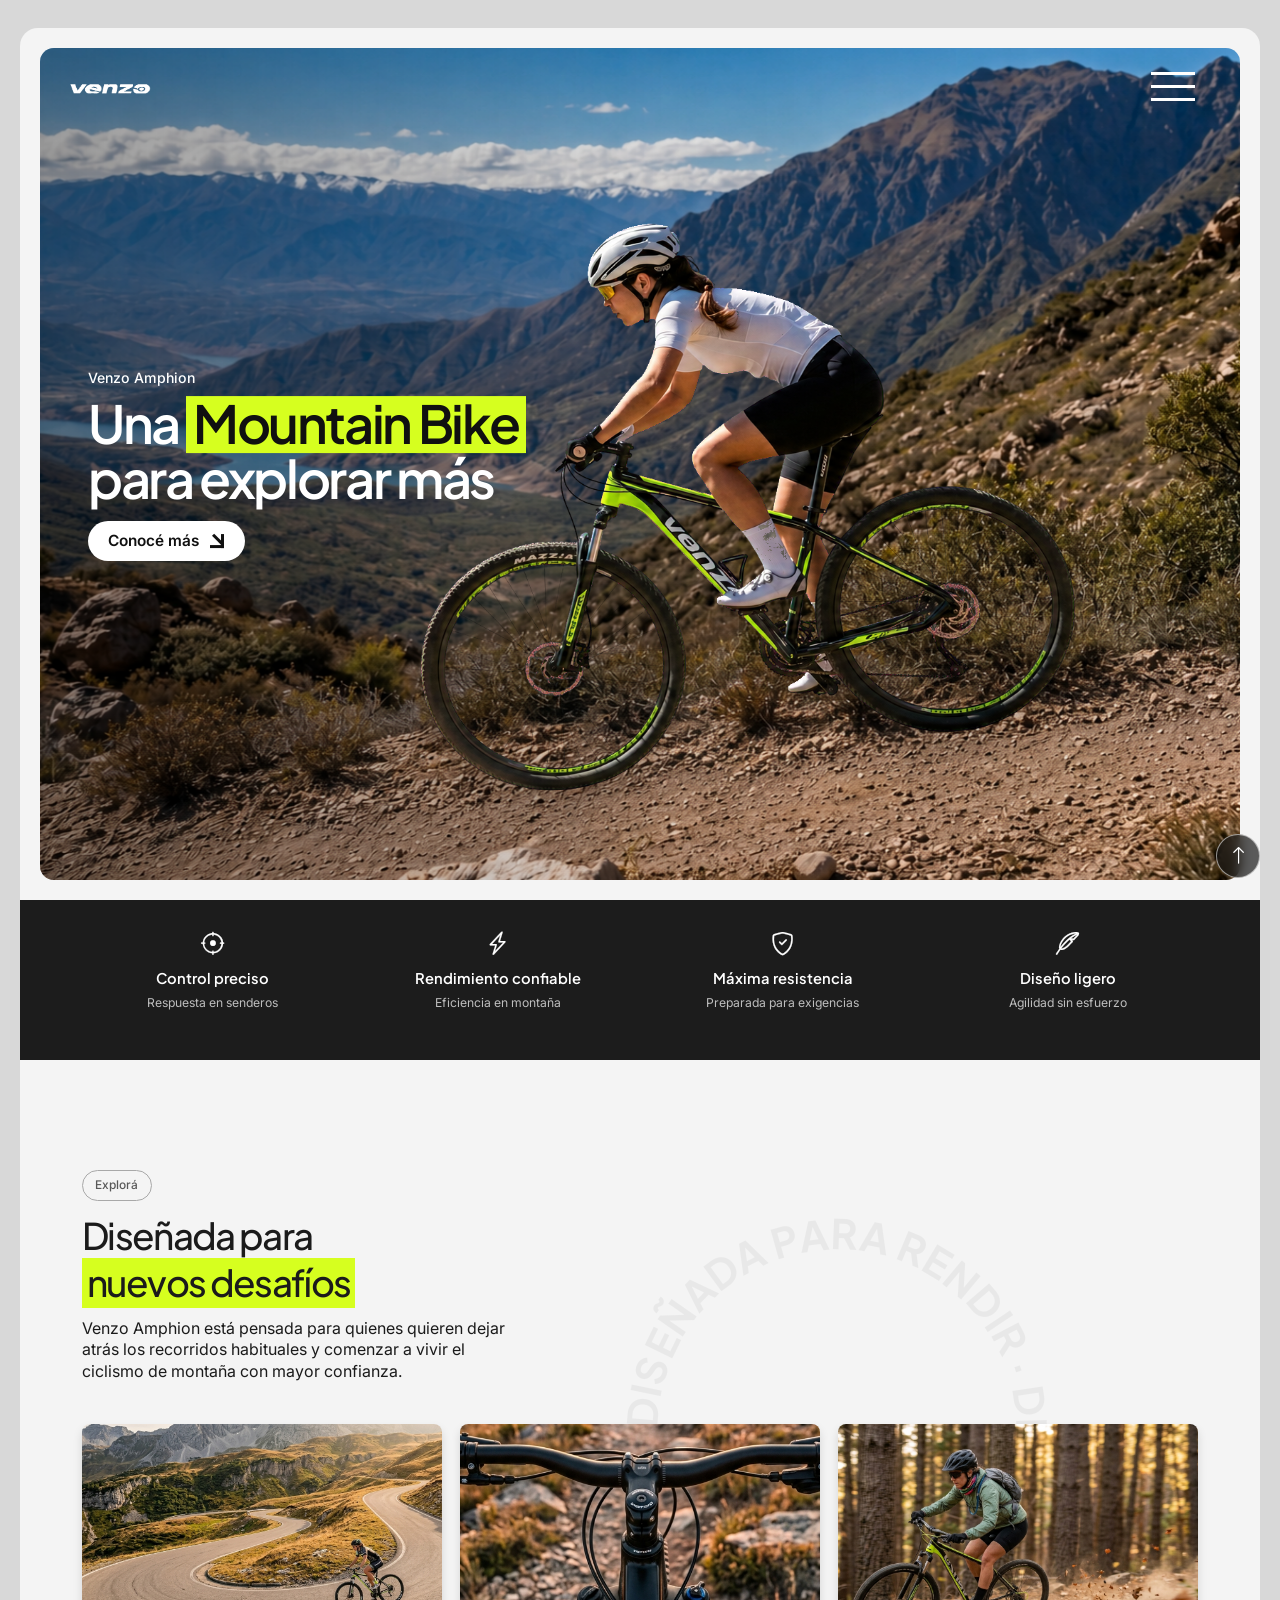
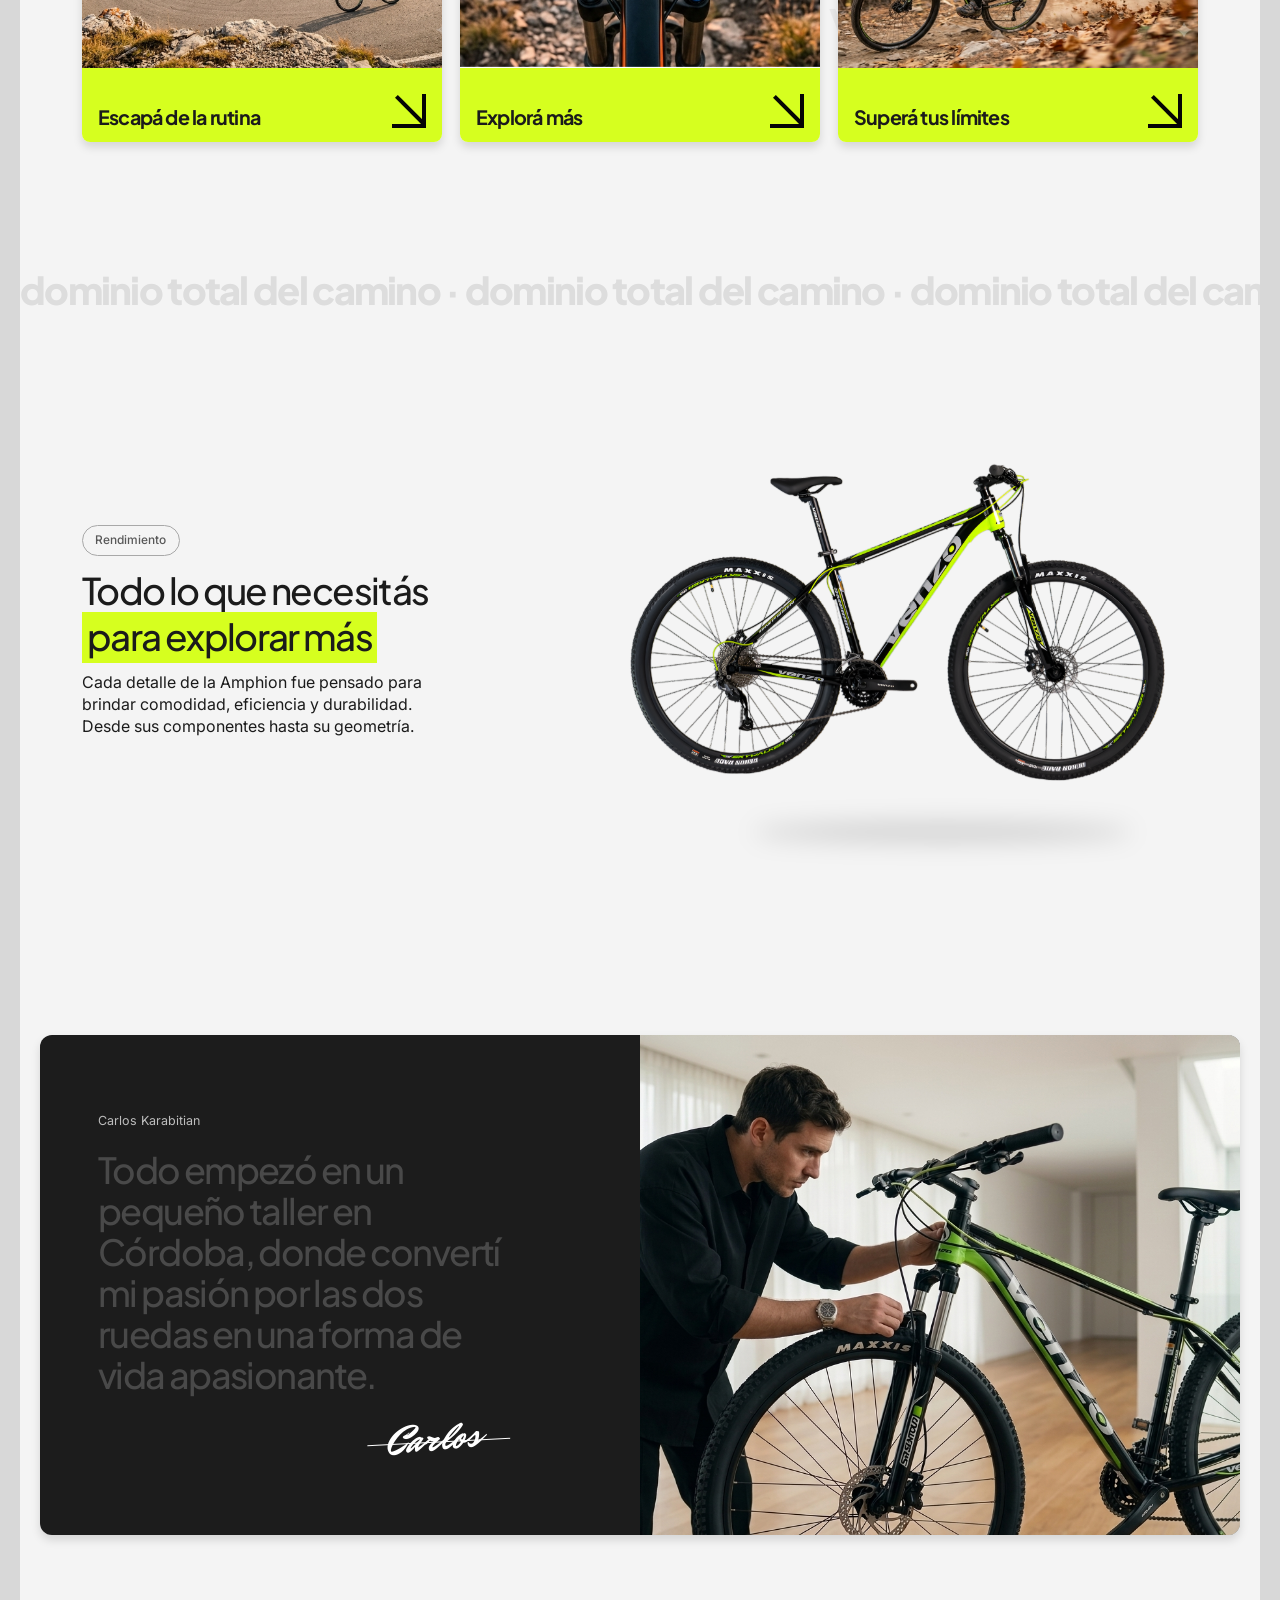
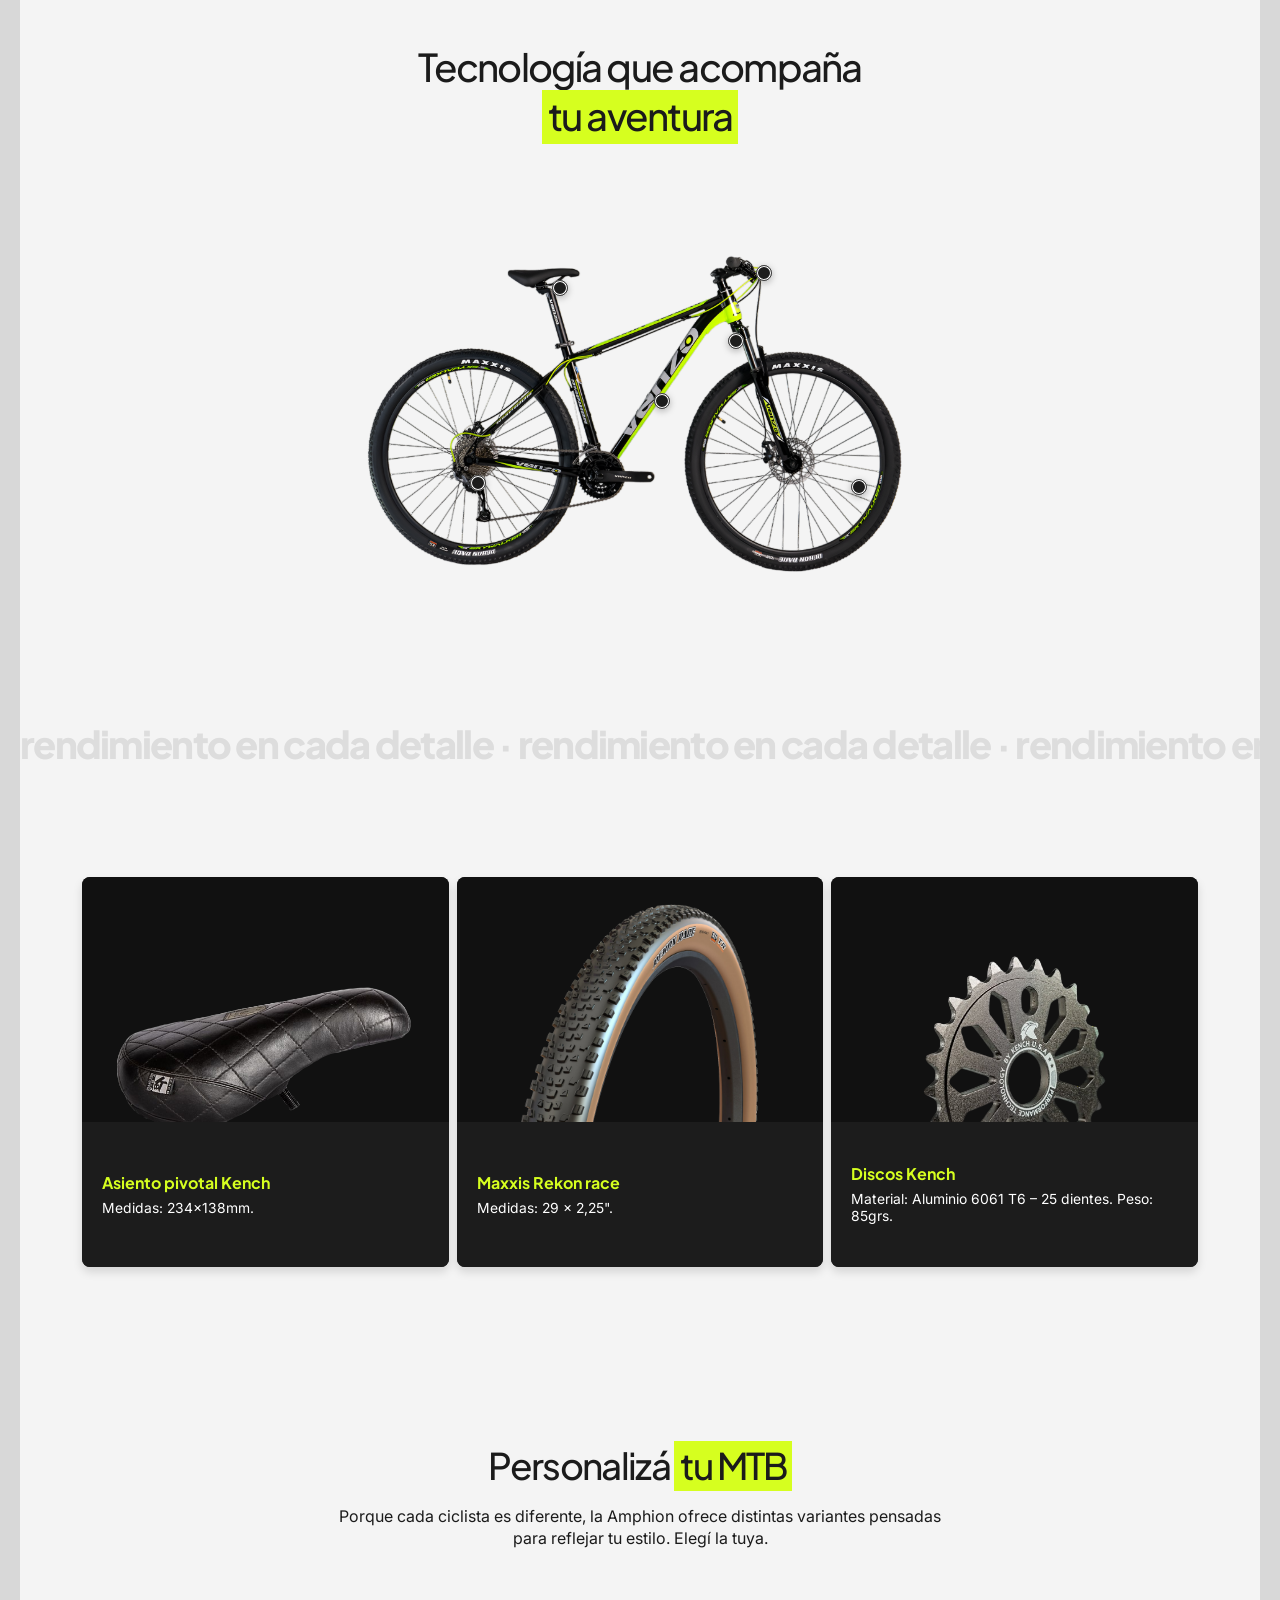
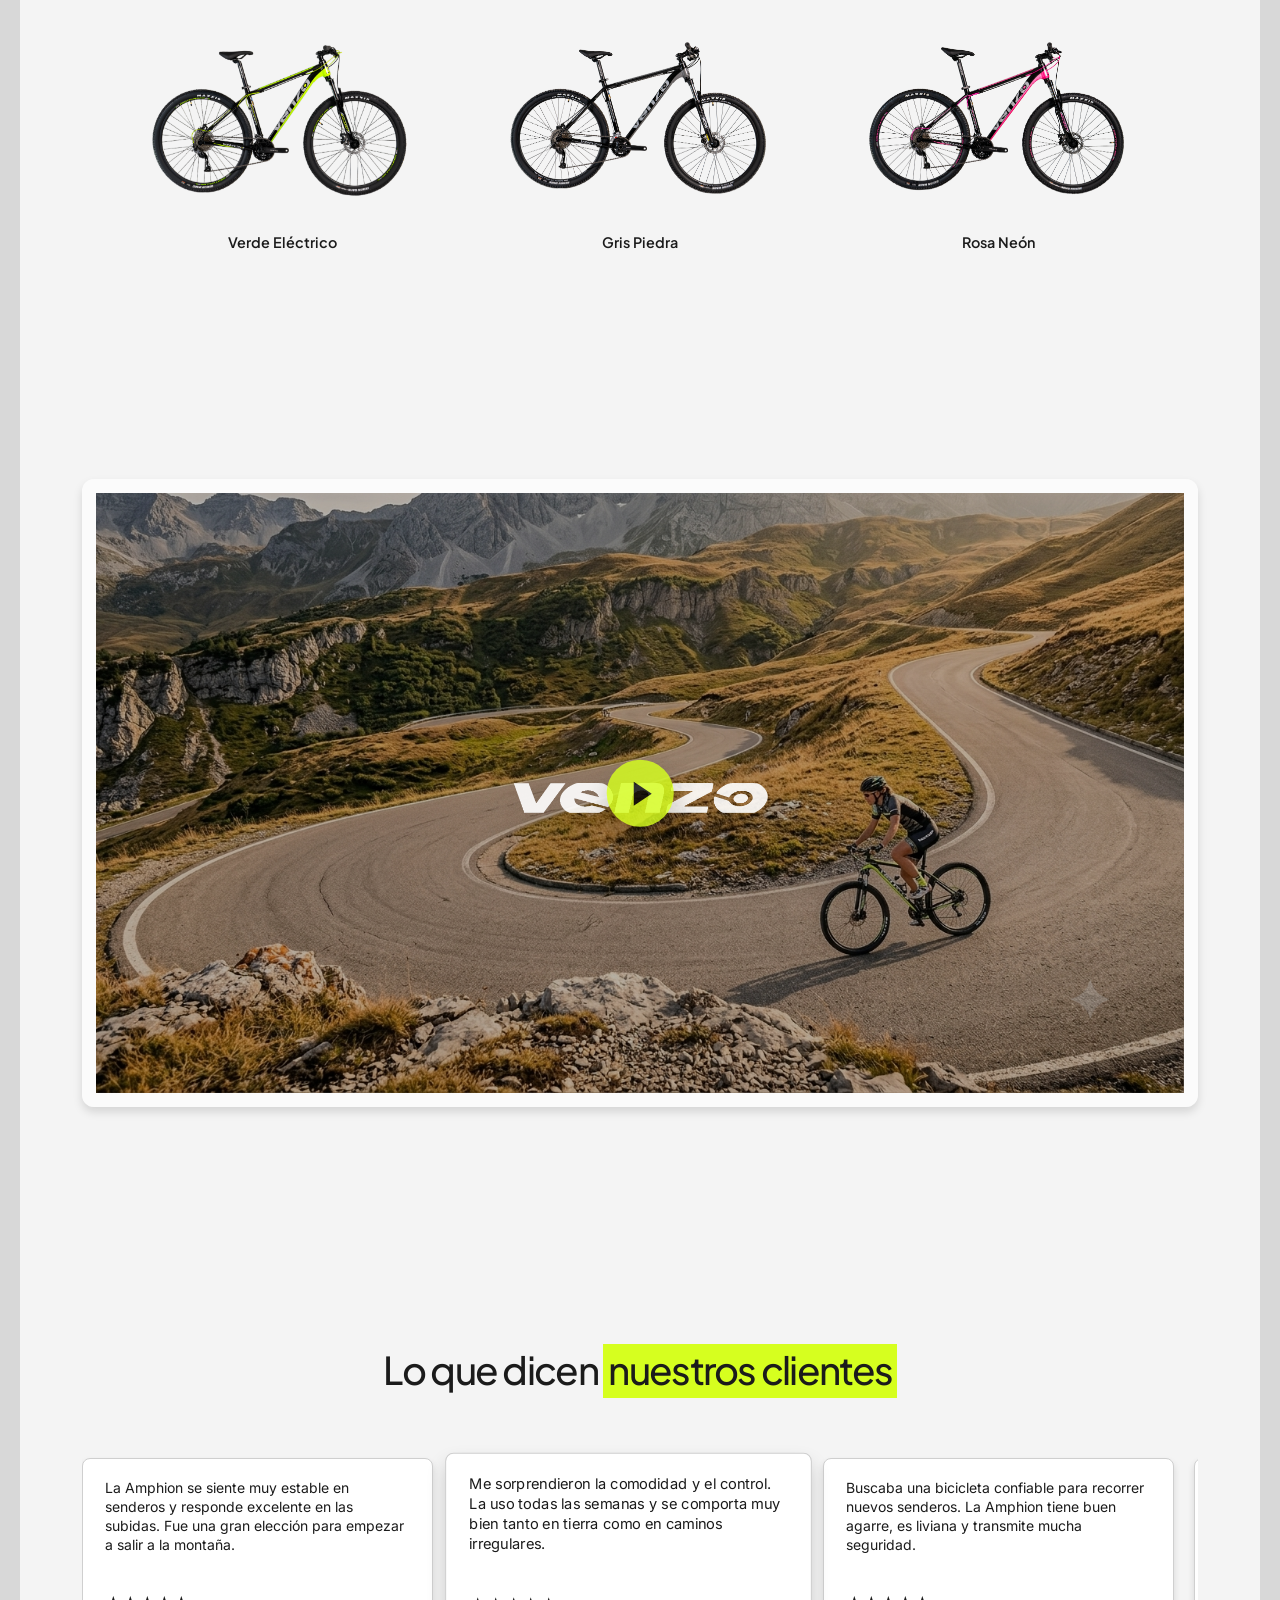
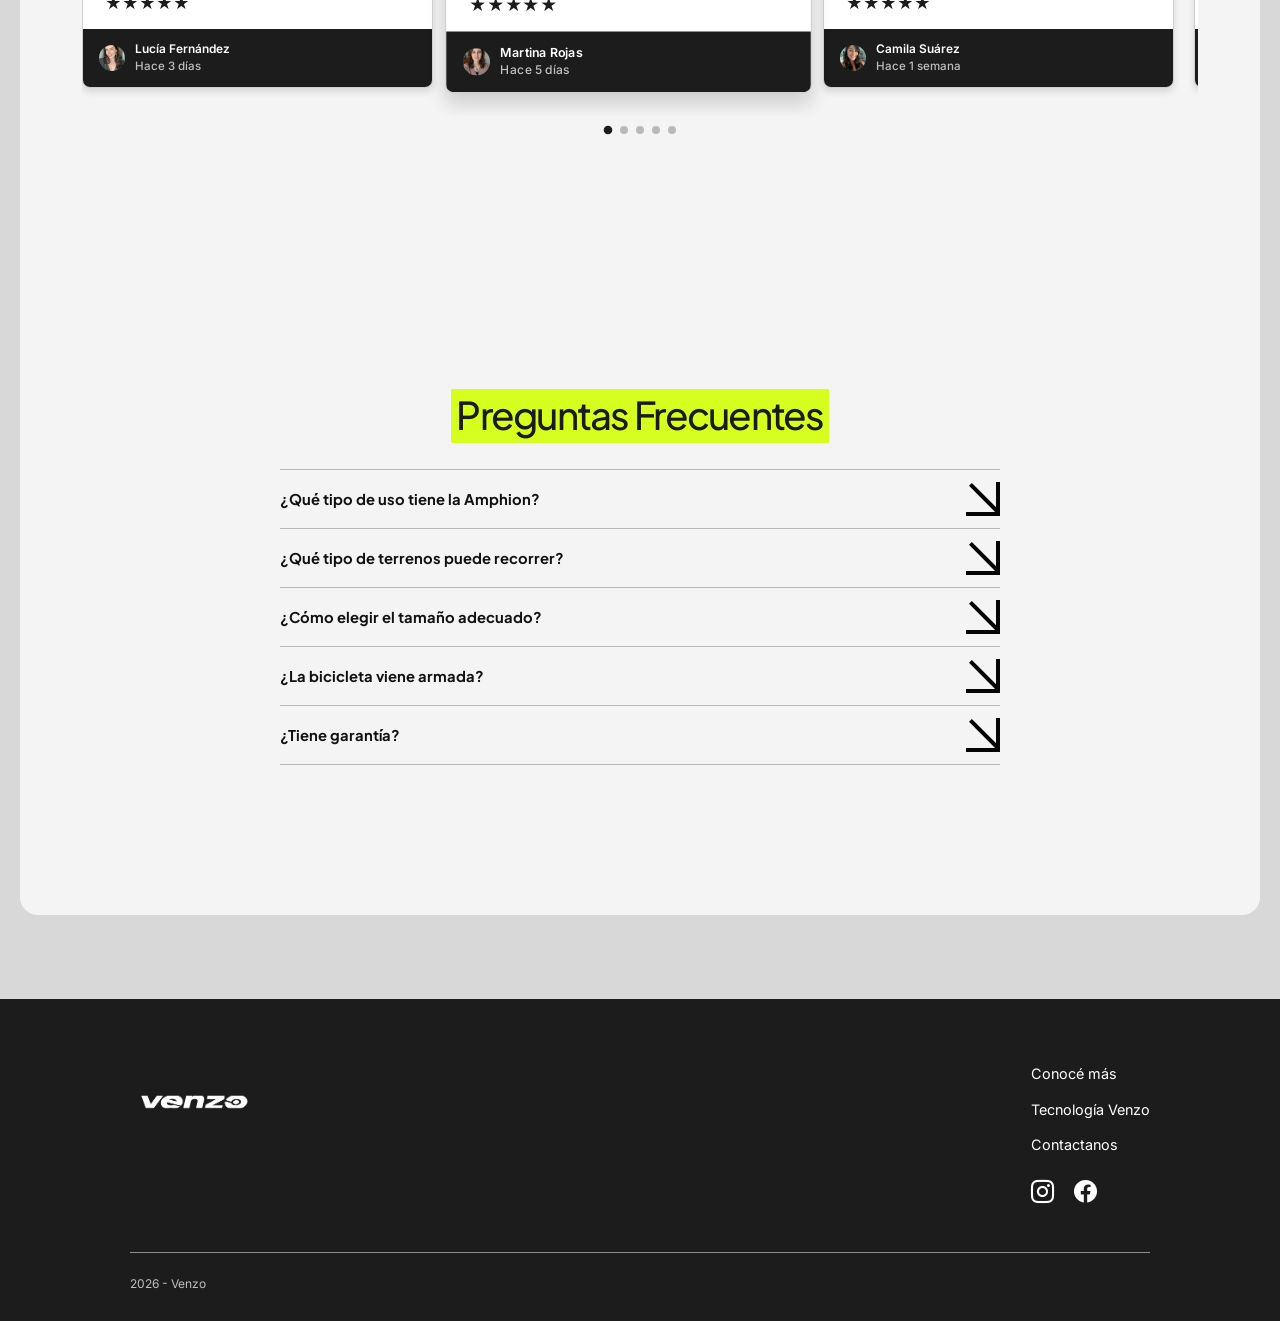
<file: index.html>
<!DOCTYPE html>
<html lang="es">
    <head>
        <meta charset="utf-8" />
        <meta name="viewport" content="width=device-width, initial-scale=1" />
        <title>Venzo Amphion | Mountain Bike</title>
        <link rel="icon" type="image/png" href="assets/img/Logo-Bicicletas-Venzo.png" />
        <link rel="apple-touch-icon" href="assets/img/Logo-Bicicletas-Venzo.png" />
        <link rel="preconnect" href="https://fonts.googleapis.com" />
        <link rel="preconnect" href="https://fonts.gstatic.com" crossorigin />
        <link href="https://fonts.googleapis.com/css2?family=Inter:wght@400;500;600;700;800&family=Mr+Dafoe&family=Plus+Jakarta+Sans:wght@400;500;600;700;800&display=swap" rel="stylesheet" />
        <link href="https://cdn.jsdelivr.net/npm/bootstrap@5.3.3/dist/css/bootstrap.min.css" rel="stylesheet" />
        <link href="https://cdn.jsdelivr.net/npm/bootstrap-icons@1.11.3/font/bootstrap-icons.min.css" rel="stylesheet" />
        <link href="css/styles.css" rel="stylesheet" />
    </head>
    <body id="inicio">
        <div class="site-shell">
            <nav class="hero-nav navbar" aria-label="Navegación principal">
                <a class="brand-mark" href="#inicio"><img src="assets/img/Logo-Bicicletas-Venzo.png" alt="Venzo" /></a>
                <button class="navbar-toggler menu-toggle" type="button" data-bs-toggle="collapse" data-bs-target="#mainMenu" aria-controls="mainMenu" aria-expanded="false" aria-label="Abrir menú">
                    <span></span>
                    <span></span>
                    <span></span>
                </button>
                <div class="collapse navbar-collapse nav-panel" id="mainMenu">
                    <div class="nav-links navbar-nav ms-auto">
                        <a href="#bicicletas">Características</a>
                        <a href="#tecnologia">Componentes</a>
                        <a href="#accesorios">Accesorios</a>
                        <a href="#elige-la-tuya">Elegí la tuya</a>
                        <a href="#preguntas-frecuentes">Preguntas Frecuentes</a>
                    </div>
                </div>
            </nav>

            <header class="hero-section">
                <img class="hero-image hero-background" src="assets/img/hero-landscape-clean.png" alt="" />
                <img class="hero-image hero-cyclist" src="assets/img/hero-cyclist-cutout.png" alt="Ciclista de mountain bike recorriendo un sendero de montaña" />
                <img class="hero-image hero-mobile-static" src="assets/img/Gemini_Generated_Image_29m7e629m7e629m7-_1_.webp" alt="Ciclista de mountain bike recorriendo un sendero de montaña" />
                <div class="hero-shade"></div>

                <div class="hero-content">
                    <p class="eyebrow">Venzo Amphion</p>
                    <h1>Una <mark class="hero-highlight">Mountain Bike</mark><br /><span class="hero-second-line">para explorar más</span></h1>
                    <div class="hero-actions">
                        <a class="btn hero-btn" href="#bicicletas">Conocé más <span class="hero-btn-arrow" aria-hidden="true"></span></a>
                    </div>
                </div>
            </header>

            <main>
                <section class="attribute-strip" aria-label="Características principales de la Venzo Amphion">
                    <article>
                        <i class="bi bi-crosshair" aria-hidden="true"></i>
                        <h2>Control preciso</h2>
                        <p>Respuesta en senderos</p>
                    </article>
                    <article>
                        <i class="bi bi-lightning-charge" aria-hidden="true"></i>
                        <h2>Rendimiento confiable</h2>
                        <p>Eficiencia en montaña</p>
                    </article>
                    <article>
                        <i class="bi bi-shield-check" aria-hidden="true"></i>
                        <h2>Máxima resistencia</h2>
                        <p>Preparada para exigencias</p>
                    </article>
                    <article>
                        <i class="bi bi-feather" aria-hidden="true"></i>
                        <h2>Diseño ligero</h2>
                        <p>Agilidad sin esfuerzo</p>
                    </article>
                </section>

                <section class="intro-section" id="bicicletas">
                    <svg class="circular-watermark" viewBox="0 0 320 320" aria-hidden="true">
                        <defs>
                            <path id="intro-watermark-path" d="M 160,160 m -118,0 a 118,118 0 1,1 236,0 a 118,118 0 1,1 -236,0" />
                        </defs>
                        <text>
                            <textPath href="#intro-watermark-path" startOffset="0%">diseñada para rendir · diseñada para rendir ·</textPath>
                        </text>
                    </svg>
                    <p class="section-pill">Explorá</p>
                    <div class="intro-copy">
                        <h2>Diseñada para<br /><mark>nuevos desafíos</mark></h2>
                        <p>Venzo Amphion está pensada para quienes quieren dejar atrás los recorridos habituales y comenzar a vivir el ciclismo de montaña con mayor confianza.</p>
                    </div>

                    <div class="feature-grid">
                        <article class="feature-card" tabindex="0">
                            <img src="assets/img/Gemini_Generated_Image_pqymmxpqymmxpqym.webp" alt="Ciclista escapando de la rutina" />
                            <div class="feature-overlay">
                                <p>Venzo Amphion está pensada para quienes quieren dejar atrás los recorridos habituales.</p>
                            </div>
                            <div class="feature-card-footer">
                                <strong>Escapá de la rutina</strong>
                                <span class="card-arrow" aria-hidden="true"></span>
                            </div>
                        </article>
                        <article class="feature-card" tabindex="0">
                            <img src="assets/img/Gemini_Generated_Image_kkqgmzkkqgmzkkqg.webp" alt="Ciclista explorando senderos" />
                            <div class="feature-overlay">
                                <p>Descubrí nuevos senderos y empezá a vivir el ciclismo de montaña desde otra perspectiva.</p>
                            </div>
                            <div class="feature-card-footer">
                                <strong>Explorá más</strong>
                                <span class="card-arrow" aria-hidden="true"></span>
                            </div>
                        </article>
                        <article class="feature-card" tabindex="0">
                            <img src="assets/img/Gemini_Generated_Image_8ls4t8ls4t8ls4t8.webp" alt="Ciclista superando sus límites" />
                            <div class="feature-overlay">
                                <p>Superá tus límites con mayor confianza, control y libertad en cada recorrido.</p>
                            </div>
                            <div class="feature-card-footer">
                                <strong>Superá tus límites</strong>
                                <span class="card-arrow" aria-hidden="true"></span>
                            </div>
                        </article>
                    </div>
                </section>

                <section class="marquee-band" aria-label="Dominio total del camino">
                    <div>dominio total del camino · dominio total del camino · dominio total del camino · dominio total del camino ·</div>
                </section>

                <section class="performance-section" id="producto">
                    <div class="performance-copy">
                        <p class="section-pill">Rendimiento</p>
                        <h2>Todo lo que necesitás<br /><mark>para explorar más</mark></h2>
                        <p>Cada detalle de la Amphion fue pensado para brindar comodidad, eficiencia y durabilidad. Desde sus componentes hasta su geometría.</p>
                    </div>
                    <div class="performance-visual">
                        <img class="performance-bike" src="assets/img/image 46_2.png" alt="Bicicleta Venzo Amphion" />
                    </div>
                </section>

                <section class="split-section" id="nosotros">
                    <div class="split-copy">
                        <p class="mini-copy">Carlos Karabitian</p>
                        <h2>Todo empezó en un pequeño taller en Córdoba, donde convertí mi pasión por las dos ruedas en una forma de vida apasionante.</h2>
                        <p class="author-signature" aria-label="Firma de Carlos Karabitian">Carlos</p>
                    </div>
                    <img src="assets/img/Gemini_Generated_Image_ojsydcojsydcojsy.webp" alt="Técnico ajustando una bicicleta Venzo" />
                </section>

                <section class="tech-section" id="tecnologia">
                    <h2>Tecnología que acompaña<br /><mark>tu aventura</mark></h2>
                    <div class="simple-bike-map">
                        <div class="tech-bike-stage">
                            <img class="tech-bike-base" src="assets/img/image 46_2.png" alt="Mountain bike Venzo Amphion negra y verde" />
                            <button class="component-hotspot hotspot-seat" type="button" aria-label="Asiento ergonómico">
                                <span class="component-callout side-left">
                                    <span class="callout-line"></span>
                                    <span class="callout-copy"><strong>Asiento</strong><small>Apoyo cómodo, ergonómico y estable.</small></span>
                                </span>
                            </button>
                            <button class="component-hotspot hotspot-rear-disc" type="button" aria-label="Freno a disco trasero">
                                <span class="component-callout side-left">
                                    <span class="callout-line"></span>
                                    <span class="callout-copy"><strong>Disco trasero</strong><small>Frenado preciso y progresivo.</small></span>
                                </span>
                            </button>
                            <button class="component-hotspot hotspot-frame" type="button" aria-label="Cuadro de aluminio">
                                <span class="component-callout side-right">
                                    <span class="callout-line"></span>
                                    <span class="callout-copy"><strong>Cuadro</strong><small>Ligero, rígido y resistente.</small></span>
                                </span>
                            </button>
                            <button class="component-hotspot hotspot-handlebar" type="button" aria-label="Manubrio">
                                <span class="component-callout side-right">
                                    <span class="callout-line"></span>
                                    <span class="callout-copy"><strong>Manubrio</strong><small>Control directo en senderos.</small></span>
                                </span>
                            </button>
                            <button class="component-hotspot hotspot-fork" type="button" aria-label="Horquilla">
                                <span class="component-callout side-right">
                                    <span class="callout-line"></span>
                                    <span class="callout-copy"><strong>Horquilla</strong><small>Absorción en terrenos irregulares.</small></span>
                                </span>
                            </button>
                            <button class="component-hotspot hotspot-front-wheel" type="button" aria-label="Rueda delantera">
                                <span class="component-callout side-right">
                                    <span class="callout-line"></span>
                                    <span class="callout-copy"><strong>Rueda delantera</strong><small>Rodado 29” con mayor agarre.</small></span>
                                </span>
                            </button>
                        </div>
                        <div class="mobile-tech-detail" aria-live="polite">
                            <strong></strong>
                            <p></p>
                        </div>
                    </div>
                </section>

                <section class="marquee-band detail-marquee" aria-label="Rendimiento en cada detalle">
                    <div>rendimiento en cada detalle · rendimiento en cada detalle · rendimiento en cada detalle ·</div>
                </section>

                <section class="detail-section" id="accesorios">
                    <div class="detail-slider">
                        <button class="detail-slider-arrow detail-slider-prev" type="button" aria-label="Ver tarjeta anterior">
                            <span aria-hidden="true">‹</span>
                        </button>
                        <div class="detail-grid">
                        <article class="detail-card split-detail detail-green">
                            <div class="detail-photo"></div>
                            <div class="detail-copy">
                                <h3>Asiento pivotal Kench</h3>
                                <p>Medidas: 234x138mm.</p>
                            </div>
                        </article>
                        <article class="detail-card split-detail traction-wheel-copy">
                            <div class="detail-photo"></div>
                            <div class="detail-copy">
                                <h3>Maxxis Rekon race</h3>
                                <p>Medidas: 29 x 2,25".</p>
                            </div>
                        </article>
                        <article class="detail-card split-detail traction-frame-copy">
                            <div class="detail-photo"></div>
                            <div class="detail-copy">
                                <h3>Discos Kench</h3>
                                <p>Material: Aluminio 6061 T6 – 25 dientes. Peso: 85grs.</p>
                            </div>
                        </article>
                        </div>
                        <button class="detail-slider-arrow detail-slider-next" type="button" aria-label="Ver tarjeta siguiente">
                            <span aria-hidden="true">›</span>
                        </button>
                        <div class="detail-dots" aria-label="Más componentes">
                            <button type="button" class="is-active" data-detail-index="0" aria-label="Ver asiento"></button>
                            <button type="button" data-detail-index="1" aria-label="Ver cubierta"></button>
                            <button type="button" data-detail-index="2" aria-label="Ver disco"></button>
                        </div>
                    </div>
                </section>

                <section class="color-section" id="elige-la-tuya">
                    <div class="color-copy">
                        <h2>Personalizá <mark>tu MTB</mark></h2>
                        <p>Porque cada ciclista es diferente, la Amphion ofrece distintas variantes pensadas para reflejar tu estilo. Elegí la tuya.</p>
                    </div>
                    <div class="color-bike-grid" aria-label="Colores disponibles">
                        <article class="color-bike-card">
                            <img src="assets/img/image 46_2.png" alt="Bicicleta Venzo Amphion verde eléctrico" />
                            <p>Verde Eléctrico</p>
                        </article>
                        <article class="color-bike-card">
                            <img src="assets/img/IMG3-13.png" alt="Bicicleta Venzo Amphion gris piedra" />
                            <p>Gris Piedra</p>
                        </article>
                        <article class="color-bike-card">
                            <img src="assets/img/IMG4-9.png" alt="Bicicleta Venzo Amphion rosa neón" />
                            <p>Rosa Neón</p>
                        </article>
                    </div>
                    <div class="color-bike-dots" aria-label="Más colores">
                        <button type="button" class="is-active" data-color-bike-index="0" aria-label="Ver color verde eléctrico"></button>
                        <button type="button" data-color-bike-index="1" aria-label="Ver color gris piedra"></button>
                        <button type="button" data-color-bike-index="2" aria-label="Ver color rosa neón"></button>
                    </div>
                </section>

                <section class="photo-frame">
                    <div class="video-preview">
                        <button class="video-poster" type="button" data-video-src="https://www.youtube-nocookie.com/embed/hL6bVW7Ipi4?rel=0&modestbranding=1&autoplay=1" aria-label="Reproducir video de Venzo">
                            <img src="assets/img/Gemini_Generated_Image_pqymmxpqymmxpqym.webp" alt="Ciclista recorriendo un camino de montaña" />
                            <span class="video-logo" aria-hidden="true"><img src="assets/img/Logo-Bicicletas-Venzo.png" alt="" /></span>
                            <span class="video-play" aria-hidden="true"></span>
                        </button>
                    </div>
                </section>

                <section class="testimonials-section">
                    <h2>Lo que dicen <mark>nuestros clientes</mark></h2>
                    <div class="testimonial-row">
                        <div class="testimonial-track">
                            <article class="testimonial-card">
                                <p>La Amphion se siente muy estable en senderos y responde excelente en las subidas. Fue una gran elección para empezar a salir a la montaña.</p>
                                <div class="testimonial-stars" aria-label="5 estrellas">★★★★★</div>
                                <div class="testimonial-author"><img src="assets/img/49c01371e1e01e0578ee54fcd245b246.webp" alt="" /><span><strong>Lucía Fernández</strong><small>Hace 3 días</small></span></div>
                            </article>
                            <article class="testimonial-card">
                                <p>Me sorprendieron la comodidad y el control. La uso todas las semanas y se comporta muy bien tanto en tierra como en caminos irregulares.</p>
                                <div class="testimonial-stars" aria-label="5 estrellas">★★★★★</div>
                                <div class="testimonial-author"><img src="assets/img/8af5f9f265e3dac75932e51af3ac99f8.webp" alt="" /><span><strong>Martina Rojas</strong><small>Hace 5 días</small></span></div>
                            </article>
                            <article class="testimonial-card">
                                <p>Buscaba una bicicleta confiable para recorrer nuevos senderos. La Amphion tiene buen agarre, es liviana y transmite mucha seguridad.</p>
                                <div class="testimonial-stars" aria-label="5 estrellas">★★★★★</div>
                                <div class="testimonial-author"><img src="assets/img/fd22d7d5fc96244d541ec2a6585b8e6a.webp" alt="" /><span><strong>Camila Suárez</strong><small>Hace 1 semana</small></span></div>
                            </article>
                            <article class="testimonial-card">
                                <p>Después de varios meses de uso, sigue funcionando impecable. Es cómoda, resistente y muy divertida para las salidas de fin de semana.</p>
                                <div class="testimonial-stars" aria-label="5 estrellas">★★★★★</div>
                                <div class="testimonial-author"><img src="assets/img/istockphoto-1425797951-612x612.jpg" alt="" /><span><strong>Diana Gómez</strong><small>Hace 9 días</small></span></div>
                            </article>
                            <article class="testimonial-card">
                                <p>La elegí para volver a pedalear y superó mis expectativas. Se siente ágil, segura y muy cómoda incluso durante recorridos largos.</p>
                                <div class="testimonial-stars" aria-label="5 estrellas">★★★★★</div>
                                <div class="testimonial-author"><img src="assets/img/49c01371e1e01e0578ee54fcd245b246.webp" alt="" /><span><strong>Sofía Martínez</strong><small>Hace 12 días</small></span></div>
                            </article>
                            <article class="testimonial-card">
                                <p>El cuadro responde muy bien y la transmisión es precisa. Me dio la confianza necesaria para animarme a caminos más exigentes.</p>
                                <div class="testimonial-stars" aria-label="5 estrellas">★★★★★</div>
                                <div class="testimonial-author"><img src="assets/img/fd22d7d5fc96244d541ec2a6585b8e6a.webp" alt="" /><span><strong>Natalia Herrera</strong><small>Hace 2 semanas</small></span></div>
                            </article>
                        </div>
                        <div class="testimonial-dots" aria-label="Más reseñas">
                            <button type="button" class="is-active" data-testimonial-page="0" aria-label="Ver primeras reseñas"></button>
                            <button type="button" data-testimonial-page="1" aria-label="Ver más reseñas"></button>
                            <button type="button" data-testimonial-page="2" aria-label="Ver más reseñas"></button>
                            <button type="button" data-testimonial-page="3" aria-label="Ver más reseñas"></button>
                            <button type="button" data-testimonial-page="4" aria-label="Ver últimas reseñas"></button>
                        </div>
                    </div>
                </section>

                <section class="faq-section" id="preguntas-frecuentes">
                    <h2><mark>Preguntas Frecuentes</mark></h2>
                    <div class="faq-list">
                        <article class="faq-item">
                            <div class="faq-question">¿Qué tipo de uso tiene la Amphion? <button class="card-arrow faq-arrow" type="button" aria-expanded="false" aria-label="Mostrar respuesta"></button></div>
                            <p class="faq-answer">Está pensada para salidas recreativas, entrenamiento y recorridos de montaña.</p>
                        </article>
                        <article class="faq-item">
                            <div class="faq-question">¿Qué tipo de terrenos puede recorrer? <button class="card-arrow faq-arrow" type="button" aria-expanded="false" aria-label="Mostrar respuesta"></button></div>
                            <p class="faq-answer">Puede recorrer caminos de tierra, senderos y superficies irregulares.</p>
                        </article>
                        <article class="faq-item">
                            <div class="faq-question">¿Cómo elegir el tamaño adecuado? <button class="card-arrow faq-arrow" type="button" aria-expanded="false" aria-label="Mostrar respuesta"></button></div>
                            <p class="faq-answer">El tamaño adecuado depende principalmente de tu altura y posición de manejo.</p>
                        </article>
                        <article class="faq-item">
                            <div class="faq-question">¿La bicicleta viene armada? <button class="card-arrow faq-arrow" type="button" aria-expanded="false" aria-label="Mostrar respuesta"></button></div>
                            <p class="faq-answer">Consultá el estado de entrega y armado con el distribuidor seleccionado.</p>
                        </article>
                        <article class="faq-item">
                            <div class="faq-question">¿Tiene garantía? <button class="card-arrow faq-arrow" type="button" aria-expanded="false" aria-label="Mostrar respuesta"></button></div>
                            <p class="faq-answer">La cobertura y sus condiciones dependen del distribuidor y del lugar de compra.</p>
                        </article>
                    </div>
                </section>
            </main>
        </div>

        <footer class="page-footer" id="contacto">
            <div class="footer-inner">
                <a class="footer-brand" href="#inicio"><img src="assets/img/Logo-Bicicletas-Venzo.png" alt="Venzo" /></a>
                <nav class="footer-links" aria-label="Navegación del pie de página">
                    <a href="#bicicletas">Conocé más</a>
                    <a href="#tecnologia">Tecnología Venzo</a>
                    <a href="#contacto">Contactanos</a>
                </nav>
                <div class="footer-social">
                    <a href="https://www.instagram.com/" target="_blank" rel="noopener noreferrer" aria-label="Instagram"><i class="bi bi-instagram"></i></a>
                    <a href="https://www.facebook.com/" target="_blank" rel="noopener noreferrer" aria-label="Facebook"><i class="bi bi-facebook"></i></a>
                </div>
                <p class="footer-copy">2026 - Venzo</p>
            </div>
        </footer>
        <a class="back-to-top" href="#inicio" aria-label="Volver al inicio">
            <i class="bi bi-arrow-up" aria-hidden="true"></i>
        </a>

        <script src="https://cdn.jsdelivr.net/npm/bootstrap@5.3.3/dist/js/bootstrap.bundle.min.js"></script>
        <script src="js/scripts.js"></script>
    </body>
</html>
</file>
<file: css/styles.css>
@charset "UTF-8";

:root {
  --acid: #d6ff1f;
  --ink: #1b1b1b;
  --paper: #f4f4f4;
  --muted: #d9d9d9;
  --dark: #1c1c1c;
  --line: #b7b7b7;
  --font-hero: "Plus Jakarta Sans", Arial, sans-serif;
  --font-body: "Inter", Arial, sans-serif;
  --copy-stack-gap: 14px;
}

* {
  box-sizing: border-box;
}

html {
  scroll-behavior: smooth;
}

body {
  margin: 0;
  overflow-x: hidden;
  background: #d8d8d8;
  color: var(--ink);
  font-family: var(--font-body);
}

img {
  display: block;
  max-width: 100%;
}

mark {
  padding: 0.03em 0.14em 0.09em;
  background: var(--acid);
  -webkit-box-decoration-break: clone;
  box-decoration-break: clone;
  color: inherit;
}

.site-shell {
  width: min(100% - 40px, 1800px);
  margin: 28px auto 84px;
  overflow: hidden;
  border-radius: 18px;
  background: var(--paper);
}

.hero-section {
  --hero-x: 0px;
  --hero-y: 0px;
  --hero-scroll: 0px;
  position: relative;
  min-height: calc(100svh - 68px);
  margin: 20px;
  overflow: hidden;
  border-radius: 14px;
  isolation: isolate;
}

.hero-image,
.hero-shade {
  position: absolute;
  inset: 0;
  width: 100%;
  height: 100%;
}

.hero-image {
  object-fit: cover;
  object-position: 54% center;
}

.hero-background {
  z-index: -3;
  transform: translate3d(calc(var(--hero-x) * -0.18), calc((var(--hero-y) * -0.12) + (var(--hero-scroll) * 0.15)), 0) scale(1.035);
  transition: transform 120ms linear;
}

.hero-cyclist {
  z-index: 0;
  object-position: center;
  pointer-events: none;
  filter: drop-shadow(0 18px 18px rgba(0, 0, 0, 0.2));
  transform: scale(0.78);
  transform-origin: 64% 68%;
}

.hero-mobile-static {
  display: none;
  z-index: -2;
}

.hero-shade {
  z-index: -1;
  background: linear-gradient(90deg, rgba(0, 0, 0, 0.38), rgba(0, 0, 0, 0.08) 55%, rgba(0, 0, 0, 0));
}

.hero-nav {
  position: fixed;
  z-index: 1000;
  top: 20px;
  left: 50%;
  width: min(calc(100% - 88px), 1720px);
  display: flex;
  align-items: center;
  justify-content: space-between;
  padding: 40px clamp(18px, 3vw, 36px) 18px;
  background: transparent;
  transform: translateX(-50%);
  transition:
    top 280ms cubic-bezier(0.22, 1, 0.36, 1),
    width 280ms cubic-bezier(0.22, 1, 0.36, 1),
    padding 280ms cubic-bezier(0.22, 1, 0.36, 1),
    background-color 280ms ease,
    box-shadow 280ms ease;
  mix-blend-mode: normal;
}

.hero-nav.nav-scrolled {
  top: 0;
  width: 100%;
  padding: 12px clamp(24px, 4vw, 64px);
  background: rgba(10, 10, 10, 0.46);
  box-shadow: 0 1px 8px rgba(0, 0, 0, 0.16);
  mix-blend-mode: normal;
}

.hero-nav:has(.nav-panel.show),
.hero-nav:has(.nav-panel.collapsing) {
  mix-blend-mode: normal;
}

.brand-mark {
  position: relative;
  z-index: 2;
  width: 74px;
  display: block;
  text-decoration: none;
}

.brand-mark img {
  width: 100%;
  height: auto;
  display: block;
}

@media (min-width: 681px) {
  .brand-mark {
    transform: translateX(-18px);
  }
}

.menu-toggle {
  position: relative;
  z-index: 2;
  width: 38px;
  height: 30px;
  display: grid;
  gap: 5px;
  padding: 4px;
  border: 0;
  border-radius: 0;
  background: transparent;
  box-shadow: none;
}

.menu-toggle:focus {
  box-shadow: none;
}

.menu-toggle span {
  display: block;
  width: 100%;
  height: 2px;
  background: #fff;
  transition: transform 180ms ease, opacity 180ms ease, background-color 180ms ease;
}

.menu-toggle[aria-expanded="true"] span {
  position: absolute;
  top: 50%;
  left: 50%;
  width: 30px;
}

.menu-toggle[aria-expanded="true"] span:nth-child(1) {
  transform: translate(-50%, -50%) rotate(45deg);
}

.menu-toggle[aria-expanded="true"] span:nth-child(2) {
  transform: translate(-50%, -50%);
  opacity: 0;
}

.menu-toggle[aria-expanded="true"] span:nth-child(3) {
  transform: translate(-50%, -50%) rotate(-45deg);
}

.nav-panel {
  position: fixed;
  z-index: 1;
  top: -20px;
  left: 50%;
  width: 100vw;
  height: 50vh;
  min-height: 280px;
  max-height: 500px;
  padding: 88px clamp(24px, 4vw, 48px) 36px;
  overflow: hidden;
  border-radius: 0;
  background: linear-gradient(
    to bottom,
    rgba(0, 0, 0, 0.78) 0%,
    rgba(0, 0, 0, 0.62) 48%,
    rgba(0, 0, 0, 0) 100%
  );
  transform: translateX(-50%);
}

.nav-panel.collapsing {
  transition: height 620ms cubic-bezier(0.22, 1, 0.36, 1);
}

.nav-links {
  width: min(calc(100vw - 88px), 1720px);
  display: grid;
  gap: 10px;
  justify-items: end;
  margin-inline: auto !important;
  padding: 32px clamp(18px, 3vw, 36px) 0;
  opacity: 0;
  transform: translateY(-10px);
  transition: opacity 300ms ease 120ms, transform 420ms cubic-bezier(0.22, 1, 0.36, 1) 100ms;
}

.menu-toggle[aria-expanded="true"] + .nav-panel .nav-links {
  opacity: 1;
  transform: translateY(0);
}

.nav-links a {
  color: #fff;
  font-size: 1rem;
  font-weight: 500;
  text-decoration: none;
}

.hero-content {
  position: absolute;
  z-index: 2;
  top: 50%;
  left: clamp(24px, 4vw, 48px);
  bottom: auto;
  max-width: min(760px, 58vw);
  color: #fff;
  transform: translateY(-50%);
}

.eyebrow {
  margin: 0 0 8px;
  font-size: 0.88rem;
  font-weight: 500;
}

.hero-content h1 {
  margin: 0 0 18px;
  font-family: var(--font-hero);
  font-size: clamp(2.35rem, 4.1vw, 4rem);
  font-weight: 600;
  letter-spacing: -0.045em;
  line-height: 0.96;
}

.hero-content h1 mark {
  color: #101010;
}

.hero-highlight {
  display: inline-block;
  white-space: nowrap;
}

.hero-second-line {
  white-space: nowrap;
}

.hero-actions {
  display: flex;
  flex-wrap: wrap;
  gap: 12px;
}

.hero-btn {
  border: 0;
  border-radius: 999px;
  padding: 0.4rem 1.05rem;
  background: #fff;
  color: #101010;
  font-size: calc(0.74rem + 0.5pt);
  font-weight: 600;
  display: inline-flex;
  align-items: center;
  gap: 0.55rem;
}

.hero-btn.ghost {
  background: rgba(255, 255, 255, 0.72);
}

.hero-btn-arrow {
  width: 0.7rem;
  height: 0.7rem;
  position: relative;
  display: inline-block;
  flex: 0 0 auto;
  border-right: 2.5px solid currentColor;
  border-bottom: 2.5px solid currentColor;
}

.hero-btn-arrow::before {
  content: "";
  position: absolute;
  right: -1.25px;
  bottom: -1.25px;
  width: 130%;
  height: 2.5px;
  background: currentColor;
  transform: rotate(45deg);
  transform-origin: right center;
}

@media (min-width: 901px) {
  .brand-mark {
    width: 96px;
  }

  .menu-toggle {
    width: 54px;
    height: 42px;
    gap: 7px;
    padding: 5px;
  }

  .menu-toggle span {
    height: 3px;
  }

  .menu-toggle[aria-expanded="true"] span {
    width: 42px;
  }

  .hero-btn {
    padding: 0.52rem 1.28rem;
    font-size: calc(0.92rem + 0.5pt);
    gap: 0.68rem;
  }

  .hero-btn-arrow {
    width: 0.86rem;
    height: 0.86rem;
    border-right-width: 3px;
    border-bottom-width: 3px;
  }

  .hero-btn-arrow::before {
    right: -1.5px;
    bottom: -1.5px;
    width: 130%;
    height: 3px;
  }
}

@media (min-width: 901px) and (max-height: 860px) {
  .hero-cyclist {
    object-fit: contain;
    object-position: 64% 56%;
    transform: scale(0.9);
  }
}

section {
  padding-inline: clamp(24px, 5vw, 62px);
}

.section-pill {
  width: max-content;
  margin: 0 0 var(--copy-stack-gap);
  padding: 0.34rem 0.78rem;
  border: 1px solid #a8a8a8;
  border-radius: 999px;
  color: #585858;
  font-size: calc(0.62rem + 2px);
  font-weight: 500;
}

.attribute-strip {
  min-height: 160px;
  display: grid;
  grid-template-columns: repeat(4, minmax(0, 1fr));
  align-items: center;
  gap: 24px;
  padding-top: 20px;
  padding-bottom: 36px;
  background: var(--dark);
  color: #fff;
  text-align: center;
}

.attribute-strip article {
  min-width: 0;
}

.attribute-strip i {
  display: block;
  margin-bottom: 14px;
  font-size: 1.45rem;
  font-weight: 400;
  line-height: 1;
  -webkit-text-stroke: 0.2px currentColor;
}

.attribute-strip h2 {
  margin: 0;
  font-family: var(--font-hero);
  font-size: 0.92rem;
  font-weight: 600;
}

.attribute-strip p {
  margin: 6px 0 0;
  color: #bdbdbd;
  font-size: calc(0.72rem + 0.5pt);
  font-weight: 400;
}

.intro-section {
  position: relative;
  padding-block: 110px;
}

.circular-watermark {
  --watermark-x: 0;
  position: absolute;
  z-index: 0;
  top: 126px;
  right: clamp(48px, 14vw, 230px);
  width: clamp(430px, 38vw, 620px);
  height: auto;
  color: #8b8b8b;
  opacity: 0.1;
  pointer-events: none;
  transform: translateX(var(--watermark-x));
  animation: watermark-spin 24s linear infinite;
}

.circular-watermark text {
  fill: currentColor;
  font-family: var(--font-hero);
  font-size: 27px;
  font-weight: 700;
  letter-spacing: 0.01em;
  text-transform: uppercase;
}

.intro-section > :not(.circular-watermark) {
  position: relative;
  z-index: 1;
}

.intro-copy {
  max-width: 620px;
}

.intro-copy h2,
.performance-copy h2,
.split-copy h2,
.tech-section h2,
.color-section h2,
.testimonials-section h2,
.faq-section h2 {
  margin: 0;
  font-family: var(--font-hero);
  font-weight: 500;
  letter-spacing: -0.045em;
  line-height: 1.14;
}

.intro-copy h2 {
  font-size: clamp(1.5rem, 3vw, 2.3rem);
}

.intro-copy h2 mark,
.performance-copy h2 mark,
.tech-section h2 mark {
  position: relative;
  top: 5px;
}

.intro-copy > p:not(.section-pill),
.performance-copy > p:not(.section-pill),
.color-copy > p {
  margin: calc(var(--copy-stack-gap) + 5px) 0 0;
  font-size: 1rem;
  font-weight: 400;
  line-height: 1.35;
}

.intro-copy > p:not(.section-pill) {
  max-width: 440px;
}

.feature-grid {
  display: grid;
  grid-template-columns: repeat(3, minmax(0, 1fr));
  gap: 18px;
  margin-top: 42px;
}

.feature-card {
  position: relative;
  overflow: hidden;
  border-radius: 8px;
  background: #fff;
}

.feature-card,
.split-section,
.detail-card,
.video-preview,
.testimonial-card {
  box-shadow: 0 5px 10px rgba(0, 0, 0, 0.13);
}

.feature-card img {
  width: 100%;
  aspect-ratio: 1.48;
  object-fit: cover;
}

.feature-card:first-child img {
  object-position: center bottom;
}

.feature-card:nth-child(2) img,
.feature-card:nth-child(3) img {
  object-position: 70% center;
}

.feature-card:nth-child(2) img {
  transform: scale(1.65);
  transform-origin: center bottom;
}

.feature-card > .feature-card-footer {
  min-height: 74px;
  display: flex;
  align-items: flex-end;
  justify-content: space-between;
  gap: 12px;
  padding: 14px 16px;
  background: var(--acid);
}

.feature-overlay {
  position: absolute;
  z-index: 1;
  top: 0;
  left: 0;
  width: 100%;
  aspect-ratio: 1.48;
  display: flex;
  align-items: center;
  padding: 24px;
  background: rgba(0, 0, 0, 0.8);
  color: #fff;
  opacity: 0;
  transform: translateY(12px);
  transition: opacity 180ms ease, transform 180ms ease;
  pointer-events: none;
}

.feature-overlay p {
  margin: 0;
  font-family: var(--font-body);
  font-size: calc(0.9rem + 1pt);
  font-weight: 400;
  line-height: 1.35;
}

.feature-card:hover .feature-overlay,
.feature-card:focus-visible .feature-overlay,
.feature-card.is-open .feature-overlay {
  opacity: 1;
  transform: translateY(0);
}

.feature-card strong {
  font-family: var(--font-hero);
  font-size: calc(clamp(1.15rem, 2vw, 1.4rem) - 2pt);
  font-weight: 700;
  letter-spacing: -0.04em;
  line-height: 1;
}

.card-arrow {
  width: 34px;
  height: 34px;
  position: relative;
  display: inline-block;
  flex: 0 0 auto;
  border-right: 4px solid #050505;
  border-bottom: 4px solid #050505;
  transition: transform 240ms ease;
}

.feature-card:hover .card-arrow,
.feature-card:focus-visible .card-arrow,
.feature-card.is-open .card-arrow {
  transform: rotate(45deg);
}

@media (hover: none) and (pointer: coarse) {
  .feature-card:hover .feature-overlay,
  .feature-card:focus-visible .feature-overlay {
    opacity: 0;
    transform: translateY(12px);
  }

  .feature-card:hover .card-arrow,
  .feature-card:focus-visible .card-arrow {
    transform: none;
  }

  .feature-card.is-open .feature-overlay {
    opacity: 1;
    transform: translateY(0);
  }

  .feature-card.is-open .card-arrow {
    transform: rotate(45deg);
  }
}

.card-arrow::before {
  content: "";
  position: absolute;
  right: -2px;
  bottom: -2px;
  width: 130%;
  height: 4px;
  background: #050505;
  transform: rotate(45deg);
  transform-origin: right center;
}

.marquee-band {
  padding: 24px 0;
  overflow: hidden;
  background: transparent;
  white-space: nowrap;
}

.marquee-band div {
  --marquee-shift: -25%;
  width: max-content;
  color: #111;
  opacity: 0.1;
  font-family: var(--font-hero);
  font-size: clamp(35px, 3vw, 38px);
  font-weight: 800;
  line-height: 27px;
  letter-spacing: -0.045em;
  animation: marquee-scroll 11s linear infinite;
  will-change: transform;
}

.detail-marquee div {
  --marquee-shift: -33.333%;
}

@keyframes marquee-scroll {
  from {
    transform: translateX(0);
  }

  to {
    transform: translateX(var(--marquee-shift));
  }
}

@keyframes watermark-spin {
  from {
    transform: translateX(var(--watermark-x)) rotate(0deg);
  }

  to {
    transform: translateX(var(--watermark-x)) rotate(360deg);
  }
}

@media (prefers-reduced-motion: reduce) {
  .marquee-band div {
    animation: none;
    transform: translateX(-12%);
  }

  .circular-watermark {
    animation: none;
  }

  .component-hotspot::before,
  .component-hotspot::after {
    animation: none;
    opacity: 0;
  }

  .hero-background,
  .hero-cyclist {
    transform: none;
    transition: none;
  }

  .performance-bike {
    animation: none;
  }

  .performance-visual::after {
    animation: none;
  }

  .split-copy h2.scroll-reveal-text {
    --text-reveal: 100% !important;
  }

}

.performance-section {
  position: relative;
  min-height: auto;
  display: grid;
  grid-template-columns: minmax(0, 0.95fr) minmax(0, 1.35fr);
  align-items: center;
  padding-top: 60px;
  padding-bottom: 160px;
  overflow: hidden;
}

.performance-copy {
  position: relative;
  z-index: 2;
  max-width: 380px;
}

.performance-copy h2 {
  font-size: clamp(1.5rem, 3vw, 2.3rem);
}

.benefits {
  display: flex;
  justify-content: center;
  gap: 64px;
  margin: 0;
}

.benefits article {
  display: grid;
  gap: 8px;
  justify-items: center;
  font-size: calc(0.64rem + 3pt);
  font-weight: 700;
}

.benefits i {
  width: 64px;
  height: 64px;
  display: grid;
  place-items: center;
  border-radius: 6px;
  background: var(--dark);
  color: #fff;
  font-size: 1.75rem;
}

.performance-bike {
  position: absolute;
  z-index: 2;
  top: 50%;
  left: 55%;
  width: 104%;
  max-width: none;
  height: auto;
  -webkit-backface-visibility: hidden;
  backface-visibility: hidden;
  transform: translate(-50%, -50%);
  animation: performance-float 5s ease-in-out infinite;
}

@keyframes performance-float {
  0%,
  100% {
    transform: translate(-50%, -50%);
  }

  50% {
    transform: translate(-50%, calc(-50% - 8px));
  }
}

.performance-visual {
  position: relative;
  min-width: 0;
  aspect-ratio: 1.34;
  overflow: hidden;
  background: transparent;
}

.performance-visual::after {
  content: "";
  position: absolute;
  z-index: 1;
  left: 61%;
  bottom: 7%;
  width: 58%;
  height: 18px;
  border-radius: 50%;
  background: rgba(0, 0, 0, 0.16);
  filter: blur(12px);
  transform: translateX(-50%) scaleX(1);
  transform-origin: center;
  animation: performance-shadow 5s ease-in-out infinite;
  pointer-events: none;
}

@keyframes performance-shadow {
  0%,
  100% {
    opacity: 0.72;
    transform: translateX(-50%) scaleX(1);
  }

  50% {
    opacity: 0.42;
    transform: translateX(-50%) scaleX(0.84);
  }
}

.benefits-section {
  padding-block: 68px;
}

.split-section {
  display: grid;
  grid-template-columns: 1fr 1fr;
  margin-inline: 20px;
  padding-inline: 0;
  overflow: hidden;
  border-radius: 12px;
  background: var(--dark);
}

.split-copy {
  min-height: 500px;
  display: flex;
  flex-direction: column;
  justify-content: center;
  padding: clamp(32px, 5vw, 58px);
  color: #fff;
}

.mini-copy {
  margin: 0 0 18px;
  color: #bdbdbd;
  font-size: calc(0.72rem + 1px);
  font-weight: 400;
}

.split-copy h2 {
  max-width: 410px;
  font-size: clamp(1.55rem, 3vw, 2.25rem);
  font-weight: 500;
}

.split-copy h2.scroll-reveal-text {
  --text-reveal: 0%;
  color: rgba(255, 255, 255, 0.2);
}

.split-copy h2.scroll-reveal-text .reveal-word {
  color: rgba(255, 255, 255, 0.2);
  transition: color 180ms ease;
}

.split-copy h2.scroll-reveal-text .reveal-word.is-visible {
  color: #fff;
}

.author-signature {
  position: relative;
  width: fit-content;
  margin: 24px max(20px, calc(100% - 390px)) 0 auto;
  padding-inline: 8px;
  color: #fff;
  font-family: "Mr Dafoe", cursive;
  font-size: clamp(1.7rem, 3.4vw, 2.5rem);
  line-height: 1;
  transform: rotate(-5deg);
}

.author-signature::after {
  content: "";
  position: absolute;
  top: 58%;
  left: -12px;
  width: calc(100% + 34px);
  height: 1px;
  background: currentColor;
  transform: rotate(2deg);
}

.split-section img {
  width: 100%;
  height: 100%;
  min-height: 500px;
  object-fit: cover;
  object-position: 68% center;
  background: #e4e5e3;
  transform: none;
}

.tech-section {
  padding-top: 110px;
  padding-bottom: 66px;
  text-align: center;
}

.tech-section h2 {
  font-size: clamp(1.55rem, 3vw, 2.4rem);
}

.simple-bike-map {
  position: relative;
  width: min(100%, 980px);
  margin: 72px auto 0;
  padding-block: 30px;
}

.tech-bike-stage {
  position: relative;
  width: min(100%, 680px);
  margin-inline: auto;
  overflow: visible;
}

.simple-bike-map .tech-bike-base {
  width: 100%;
}

.mobile-tech-detail {
  display: none;
}

.component-hotspot {
  position: absolute;
  z-index: 3;
  isolation: isolate;
  width: 16px;
  height: 16px;
  padding: 0;
  border: 2px solid #fff;
  border-radius: 50%;
  background: var(--dark);
  color: var(--dark);
  box-shadow: 0 2px 7px rgba(0, 0, 0, 0.28);
  cursor: pointer;
  transition: background-color 180ms ease, color 180ms ease;
}

.component-hotspot:hover,
.component-hotspot:focus,
.component-hotspot:focus-visible,
.component-hotspot.is-selected {
  background: var(--acid);
  color: var(--acid);
}

.component-hotspot::before,
.component-hotspot::after {
  content: "";
  position: absolute;
  z-index: -1;
  inset: -2px;
  border: 1px solid currentColor;
  border-radius: inherit;
  opacity: 0.62;
  pointer-events: none;
  animation: hotspot-pulse 2.2s ease-out infinite;
}

.component-hotspot::after {
  animation-delay: 1.1s;
}

.hotspot-seat {
  top: 12%;
  left: 37%;
}

.hotspot-rear-disc {
  top: 64%;
  left: 25%;
}

.hotspot-frame {
  top: 42%;
  left: 52%;
}

.hotspot-handlebar {
  top: 8%;
  left: 67%;
}

.hotspot-fork {
  top: 26%;
  left: 63%;
}

.hotspot-front-wheel {
  top: 65%;
  left: 81%;
}

.component-callout {
  position: absolute;
  top: 50%;
  width: 270px;
  display: flex;
  align-items: center;
  opacity: 0;
  visibility: hidden;
  pointer-events: none;
  transform: translateY(-50%);
  transition: opacity 220ms ease, visibility 220ms ease;
}

.component-callout.side-right {
  left: calc(100% + 8px);
}

.component-callout.side-left {
  right: calc(100% + 8px);
  flex-direction: row-reverse;
}

.callout-line {
  width: 0;
  height: 1px;
  flex: 0 0 auto;
  background: #2a2a2a;
  transition: width 280ms cubic-bezier(0.22, 1, 0.36, 1);
}

.callout-copy {
  width: 180px;
  padding-inline: 10px;
  color: var(--dark);
  text-align: left;
}

.callout-copy strong,
.callout-copy small {
  display: block;
}

.callout-copy strong {
  font-family: var(--font-hero);
  font-size: calc(0.76rem + 2px);
  font-weight: 700;
  line-height: 1.15;
}

.callout-copy small {
  margin-top: 4px;
  color: #555;
  font-family: var(--font-body);
  font-size: calc(0.62rem + 3px);
  line-height: 1.25;
}

.component-hotspot:hover .component-callout,
.component-hotspot:focus .component-callout,
.component-hotspot:focus-visible .component-callout {
  opacity: 1;
  visibility: visible;
}

.component-hotspot:hover .callout-line,
.component-hotspot:focus .callout-line,
.component-hotspot:focus-visible .callout-line {
  width: 90px;
}

@media (min-width: 769px) {
  .hotspot-frame .component-callout {
    width: 405px;
  }

  .hotspot-frame:hover .callout-line,
  .hotspot-frame:focus .callout-line,
  .hotspot-frame:focus-visible .callout-line {
    width: 260px;
  }

  .hotspot-fork .component-callout {
    width: 275px;
  }

  .hotspot-fork:hover .callout-line,
  .hotspot-fork:focus .callout-line,
  .hotspot-fork:focus-visible .callout-line {
    width: 130px;
  }

  .hotspot-front-wheel .component-callout {
    width: 225px;
  }

  .hotspot-front-wheel:hover .callout-line,
  .hotspot-front-wheel:focus .callout-line,
  .hotspot-front-wheel:focus-visible .callout-line {
    width: 80px;
  }
}

@keyframes hotspot-pulse {
  0% {
    opacity: 0.72;
    transform: scale(1);
  }

  75%,
  100% {
    opacity: 0;
    transform: scale(2.8);
  }
}

.tiny-caption {
  margin: 42px 0 0;
  color: #777;
  font-size: 0.58rem;
}

.detail-marquee {
  padding-top: 24px;
  padding-bottom: 120px;
}

.detail-section {
  padding-bottom: 72px;
}

.detail-slider {
  position: relative;
}

.detail-slider-arrow {
  display: none;
}

.detail-dots {
  display: none;
}

.detail-grid {
  display: grid;
  grid-template-columns: 1fr 1fr 1fr;
  grid-auto-rows: 390px;
  gap: 8px;
}

.detail-card {
  position: relative;
  overflow: hidden;
  border-radius: 8px;
  background: var(--dark);
  color: #fff;
}

.detail-card h3 {
  margin: 0 0 8px;
  color: var(--acid);
  font-family: var(--font-hero);
  font-size: 1rem;
  font-weight: 700;
}

.detail-card p {
  margin: 0;
  font-size: calc(0.68rem + 3px);
  font-weight: 400;
  line-height: 1.25;
}

.detail-card.dark {
  display: flex;
  flex-direction: column;
  justify-content: center;
}

.split-detail {
  display: flex;
  flex-direction: column;
  background: var(--dark);
}

.split-detail .detail-photo {
  min-height: 245px;
  flex: 0 0 245px;
  background-image: url("../assets/img/image 46_2.png");
  background-repeat: no-repeat;
  background-color: #111;
}

.split-detail .detail-copy {
  flex: 1;
  display: flex;
  flex-direction: column;
  justify-content: center;
  padding: 18px 20px;
  background: var(--dark);
}

.detail-green .detail-photo {
  background-image: url("../assets/img/ASIENTO1_2.png");
  background-size: 92%;
  background-position: 46% calc(100% + 112px);
}

.traction-wheel-copy .detail-photo {
  background-image: url("../assets/img/REKON-RACE-TANWALL-29-x-2.25.png");
  background-size: contain;
  background-position: center;
}

.traction-frame-copy .detail-photo {
  background-image: url("../assets/img/ENGRANAJE1.png");
  background-size: 92%;
  background-position: 50% calc(100% + 132px);
}

.color-section {
  min-height: 620px;
  display: flex;
  flex-direction: column;
  align-items: center;
  justify-content: center;
  gap: 86px;
  padding-block: 72px;
  text-align: center;
}

.color-section h2 {
  font-size: clamp(1.5rem, 3vw, 2.3rem);
}

.color-copy > p:not(.section-pill) {
  max-width: 620px;
  margin-inline: auto;
  font-size: 1rem;
  line-height: 1.35;
}

.color-bike-grid {
  width: min(100%, 1040px);
  display: grid;
  grid-template-columns: repeat(3, minmax(0, 1fr));
  align-items: end;
  gap: clamp(18px, 3vw, 34px);
}

.color-bike-card {
  display: grid;
  gap: 18px;
  justify-items: center;
}

.color-bike-card img {
  width: min(100%, 360px);
  margin-inline: auto;
  transition: transform 220ms ease, filter 220ms ease;
  will-change: transform;
}

.color-bike-card:hover img,
.color-bike-card:focus-within img {
  filter: drop-shadow(0 18px 16px rgba(0, 0, 0, 0.16));
  transform: translateY(-12px);
}

.color-bike-card p {
  margin: 0;
  font-family: var(--font-hero);
  font-size: 0.9rem;
  font-weight: 600;
}

.color-bike-dots {
  display: none;
}

.photo-frame {
  padding-top: 120px;
  padding-bottom: 96px;
}

.video-preview {
  position: relative;
  width: 100%;
  aspect-ratio: 16 / 9;
  display: block;
  overflow: hidden;
  border: 14px solid rgba(255, 255, 255, 0.65);
  border-radius: 12px;
}

.video-poster {
  position: relative;
  width: 100%;
  height: 100%;
  display: block;
  padding: 0;
  border: 0;
  background: var(--dark);
  cursor: pointer;
}

.video-poster img {
  width: 100%;
  height: 100%;
  display: block;
  object-fit: cover;
  object-position: center;
  filter: brightness(0.72);
  transition: transform 240ms ease, filter 240ms ease;
}

.video-poster:hover img,
.video-poster:focus-visible img {
  filter: brightness(0.82);
  transform: scale(1.015);
}

.video-logo {
  position: absolute;
  z-index: 1;
  top: 50%;
  left: 50%;
  width: clamp(150px, 24vw, 360px);
  display: block;
  opacity: 0.9;
  filter: drop-shadow(0 10px 24px rgba(0, 0, 0, 0.32));
  transform: translate(-50%, -50%);
}

.video-logo img {
  width: 100%;
  height: auto;
  display: block;
  object-fit: contain;
  filter: none;
  transform: none;
  transition: none;
}

.video-poster:hover .video-logo img,
.video-poster:focus-visible .video-logo img {
  filter: none;
  transform: none;
}

.video-play {
  position: absolute;
  z-index: 2;
  inset: 50% auto auto 50%;
  width: clamp(48px, 5.2vw, 78px);
  height: clamp(48px, 5.2vw, 78px);
  display: grid;
  place-items: center;
  border-radius: 50%;
  background: var(--acid);
  opacity: 0.82;
  box-shadow: 0 12px 26px rgba(0, 0, 0, 0.24);
  transform: translate(-50%, -50%);
  transition: opacity 200ms ease, transform 200ms ease, box-shadow 200ms ease;
}

.video-play::before {
  content: "";
  width: 0;
  height: 0;
  margin-left: 7%;
  border-top: clamp(9px, 0.95vw, 14px) solid transparent;
  border-bottom: clamp(9px, 0.95vw, 14px) solid transparent;
  border-left: clamp(15px, 1.45vw, 23px) solid #050505;
}

.video-poster:hover .video-play,
.video-poster:focus-visible .video-play {
  opacity: 0.95;
  box-shadow: 0 16px 30px rgba(0, 0, 0, 0.3);
  transform: translate(-50%, -50%) scale(1.04);
}

.video-preview iframe {
  width: 100%;
  height: 100%;
  border: 0;
}

.testimonials-section {
  min-height: 720px;
  display: flex;
  flex-direction: column;
  justify-content: center;
  padding-top: 76px;
  padding-bottom: 120px;
  text-align: center;
}

.testimonials-section h2 {
  margin-bottom: 48px;
  font-size: clamp(1.55rem, 3vw, 2.4rem);
}

.testimonials-section h2 mark {
  white-space: nowrap;
}

.testimonial-row {
  display: grid;
  grid-template-columns: minmax(0, 1fr);
  align-items: center;
  gap: 0;
}

.testimonial-track {
  display: flex;
  gap: 20px;
  overflow-x: auto;
  padding: 18px 12px 28px;
  scroll-snap-type: x mandatory;
  scrollbar-width: none;
}

.testimonial-track::-webkit-scrollbar {
  display: none;
}

.testimonial-card {
  position: relative;
  flex: 0 0 calc((100% - 40px) / 3);
  min-height: 230px;
  display: grid;
  grid-template-rows: 1fr auto auto;
  overflow: hidden;
  border: 1px solid #cfcfcf;
  border-radius: 8px;
  background: #fff;
  box-shadow: 0 4px 7px rgba(0, 0, 0, 0.12);
  text-align: left;
  scroll-snap-align: start;
  transform: scale(1);
  transition: transform 220ms ease, box-shadow 220ms ease;
}

.testimonial-card.is-centered {
  z-index: 2;
  box-shadow: 0 10px 18px rgba(0, 0, 0, 0.16);
  transform: scale(1.045);
}

.testimonial-card p {
  margin: 0;
  padding: 20px 22px 10px;
  font-size: 0.875rem;
  font-weight: 400;
  line-height: 1.35;
}

.testimonial-stars {
  padding: 0 22px 18px;
  color: var(--dark);
  font-size: 1rem;
  line-height: 1;
  letter-spacing: 0;
}

.testimonial-author {
  min-height: 58px;
  display: flex;
  align-items: center;
  gap: 10px;
  padding: 0 16px;
  background: var(--dark);
  color: #fff;
  font-size: calc(0.62rem + 1.5pt);
  font-weight: 600;
}

.testimonial-author img {
  width: 26px;
  height: 26px;
  flex: 0 0 auto;
  border-radius: 50%;
  object-fit: cover;
}

.testimonial-author span {
  display: grid;
  gap: 0;
}

.testimonial-author strong {
  font: inherit;
}

.testimonial-author small {
  color: rgba(255, 255, 255, 0.72);
  font-size: calc(0.68rem + 0.5pt);
  font-weight: 500;
}

.testimonial-dots {
  display: flex;
  justify-content: center;
  gap: 8px;
  margin-top: 10px;
}

.testimonial-dots button {
  width: 8px;
  height: 8px;
  padding: 0;
  border: 0;
  border-radius: 50%;
  background: #b9b9b9;
  cursor: pointer;
  transition: background-color 180ms ease, transform 180ms ease;
}

.testimonial-dots button.is-active {
  background: var(--dark);
  transform: scale(1.08);
}

.faq-section {
  min-height: auto;
  display: flex;
  flex-direction: column;
  justify-content: center;
  padding-top: 70px;
  padding-bottom: 150px;
}

.faq-section h2 {
  margin-bottom: 32px;
  text-align: center;
  font-size: clamp(1.55rem, 3vw, 2.4rem);
}

.faq-list {
  width: min(100%, 720px);
  margin-inline: auto;
}

.faq-item {
  border-top: 1px solid var(--line);
}

.faq-item:last-child {
  border-bottom: 1px solid var(--line);
}

.faq-question {
  min-height: 58px;
  display: flex;
  align-items: center;
  justify-content: space-between;
  gap: 24px;
  color: #111;
  font-family: var(--font-hero);
  font-size: calc(0.84rem + 1pt);
  font-weight: 700;
}

.faq-answer {
  max-height: 0;
  margin: 0;
  overflow: hidden;
  opacity: 0;
  font-size: 1rem;
  line-height: 1.35;
  transition: max-height 360ms ease, padding 360ms ease, opacity 220ms ease;
}

.faq-item.is-open .faq-answer {
  max-height: 120px;
  padding: 0 52px 18px 0;
  opacity: 1;
}

.faq-arrow {
  width: 34px;
  height: 34px;
  padding: 0;
  border-top: 0;
  border-left: 0;
  background: transparent;
  cursor: pointer;
  transition: transform 240ms ease;
}

.faq-item.is-open .faq-arrow {
  transform: rotate(45deg);
}

.page-footer {
  min-height: 300px;
  padding: 64px 24px 28px;
  background: var(--dark);
  color: #fff;
}

.footer-inner {
  width: min(100%, 1020px);
  min-height: 208px;
  display: grid;
  grid-template-columns: 1fr auto;
  align-items: start;
  gap: 48px;
  margin-inline: auto;
}

.footer-brand {
  width: clamp(96px, 10vw, 132px);
  display: block;
  text-decoration: none;
}

.footer-brand img {
  width: 100%;
  height: auto;
  display: block;
}

.footer-links {
  display: grid;
  gap: 14px;
}

.footer-links a {
  color: #fff;
  font-size: 0.9rem;
  text-decoration: none;
}

.footer-links a:hover,
.footer-links a:focus-visible,
.footer-social a:hover,
.footer-social a:focus-visible {
  color: var(--acid);
}

.footer-social {
  grid-column: 2;
  display: flex;
  gap: 20px;
  margin-top: -24px;
}

.footer-social a {
  color: #fff;
  font-size: 1.45rem;
  line-height: 1;
}

.footer-copy {
  grid-column: 1 / -1;
  align-self: end;
  margin: 0;
  padding-top: 22px;
  border-top: 1px solid rgba(255, 255, 255, 0.5);
  color: rgba(255, 255, 255, 0.72);
  font-size: 0.75rem;
}

.back-to-top {
  position: fixed;
  z-index: 1001;
  right: max(20px, calc((100vw - 1800px) / 2 + 20px));
  bottom: 22px;
  width: 44px;
  height: 44px;
  display: grid;
  place-items: center;
  border: 1px solid rgba(255, 255, 255, 0.55);
  border-radius: 50%;
  background: rgba(17, 17, 17, 0.68);
  color: #fff;
  font-size: 1.2rem;
  text-decoration: none;
  backdrop-filter: blur(6px);
}

.back-to-top:hover,
.back-to-top:focus-visible {
  background: rgba(17, 17, 17, 0.9);
  color: var(--acid);
}

@media (max-width: 900px) {
  .site-shell {
    width: min(100% - 18px, 760px);
    margin-top: 12px;
  }

  .nav-links {
    gap: 20px;
  }

  .brand-mark {
    width: 110px;
  }

  .hero-section {
    height: clamp(760px, 112vw, 1040px);
    min-height: 760px;
  }

  .hero-background,
  .hero-cyclist {
    display: block;
    bottom: auto;
    transition: none;
    will-change: auto;
  }

  .hero-background {
    top: -220px;
    height: calc(100% + 220px);
    object-position: 63% 12%;
  }

  .hero-cyclist {
    top: 180px;
    width: min(178vw, 800px);
    max-width: none;
    height: auto;
    aspect-ratio: 1728 / 899;
    object-fit: contain;
    object-position: center;
    transform: translateX(-46%);
  }

  .detail-marquee {
    padding-bottom: 72px;
  }

  .benefits {
    gap: 46px;
  }

  .benefits i {
    width: 46px;
    height: 46px;
    font-size: 1.25rem;
  }

  .performance-section {
    grid-template-columns: 1fr;
  }

  .color-section {
    min-height: auto;
    padding-block: 86px;
  }

  .color-bike-grid {
    width: min(100%, 560px);
    display: flex;
    gap: 0;
    overflow-x: auto;
    padding-bottom: 8px;
    scroll-snap-type: x mandatory;
    scrollbar-width: none;
  }

  .color-bike-grid::-webkit-scrollbar {
    display: none;
  }

  .color-bike-card {
    flex: 0 0 100%;
    scroll-snap-align: center;
    scroll-snap-stop: always;
  }

  .color-bike-dots {
    display: flex;
    justify-content: center;
    gap: 8px;
    margin-top: -56px;
  }

  .color-bike-dots button {
    width: 8px;
    height: 8px;
    padding: 0;
    border: 0;
    border-radius: 50%;
    background: #b9b9b9;
    cursor: pointer;
    transition: background-color 180ms ease, transform 180ms ease;
  }

  .color-bike-dots button.is-active {
    background: var(--dark);
    transform: scale(1.08);
  }

  .testimonials-section {
    min-height: auto;
    padding-block: 86px;
  }

  .testimonial-card {
    flex-basis: calc((100% - 20px) / 2);
  }

  .faq-section {
    min-height: auto;
    padding-block: 86px;
  }

  .color-bike-card img {
    width: min(100%, 520px);
  }

  .performance-bike {
    top: 50%;
    left: 50%;
    width: 116%;
    margin: 0;
    transform: translate(-50%, -50%);
  }

  .performance-visual {
    width: min(100%, 620px);
    margin: 64px auto 0;
    aspect-ratio: 1.34;
    overflow: visible;
  }

  .split-section {
    grid-template-columns: 1fr;
  }

  .split-section img {
    min-height: 420px;
  }

  .detail-grid {
    grid-template-columns: 1fr 1fr;
    grid-auto-rows: 300px;
  }
}

@media (max-width: 680px) {
  .site-shell {
    width: 100%;
    margin: 0;
    border-radius: 0;
  }

  .page-footer {
    padding: 48px 24px 24px;
  }

  .footer-inner {
    grid-template-columns: 1fr;
    gap: 34px;
  }

  .footer-social {
    grid-column: 1;
    margin-top: 0;
  }

  .footer-copy {
    grid-column: 1;
    margin-top: 12px;
  }

  .hero-section {
    width: calc(100% - 24px);
    height: clamp(680px, 116vw, 820px);
    min-height: 680px;
    margin: 12px auto;
    padding-inline: 0;
    background: #222;
  }

  .hero-background,
  .hero-cyclist {
    display: block;
    top: -10px;
    bottom: auto;
    height: calc(100% + 10px);
    object-position: 63% center;
    transition: none;
    transform: none;
    will-change: auto;
  }

  .hero-background {
    top: -40px;
    height: calc(100% + 40px);
    object-position: 63% 74%;
  }

  .hero-cyclist {
    top: 310px;
    left: 50%;
    width: min(170vw, 700px);
    max-width: none;
    height: auto;
    aspect-ratio: 1728 / 899;
    object-fit: contain;
    object-position: center;
    filter: drop-shadow(0 16px 14px rgba(0, 0, 0, 0.32));
    transform: translateX(-46%);
    transform-origin: center;
  }

  .hero-mobile-static {
    display: none;
  }

  .hero-shade {
    background: linear-gradient(180deg, rgba(0, 0, 0, 0.38), rgba(0, 0, 0, 0.2) 42%, rgba(0, 0, 0, 0.08) 100%);
  }

  .hero-nav {
    top: 0;
    width: calc(100% - 24px);
    align-items: center;
    padding: 24px 20px 16px;
  }

  .nav-panel {
    top: 0;
  }

  .nav-links {
    width: calc(100vw - 24px);
    display: grid;
    justify-items: end;
    gap: 7px;
    padding-inline: 20px;
  }

  .hero-content {
    top: 118px;
    left: 20px;
    right: 20px;
    bottom: auto;
    transform: none;
  }

  .hero-content .eyebrow {
    display: none;
  }

  .hero-content h1 {
    max-width: none;
    margin-bottom: 16px;
    font-size: clamp(2.1rem, 11vw, 3.25rem);
    line-height: 1;
  }

  .hero-highlight {
    margin-block: 0.08em;
    padding-top: 0.06em;
    padding-bottom: 0.06em;
  }

  section {
    padding-inline: 22px;
  }

  .tech-section {
    padding-top: 128px;
    min-height: auto;
    padding-bottom: 18px;
    overflow-x: hidden;
  }

  .performance-section {
    min-height: 700px;
    row-gap: 44px;
    padding-top: 28px;
    padding-bottom: 36px;
  }

  .performance-bike {
    top: 43%;
    left: 50%;
    width: 108%;
  }

  .performance-visual {
    margin-top: 12px;
    overflow: visible;
    clip-path: inset(-100% 0);
  }

  .faq-section {
    padding-bottom: 150px;
  }

  .photo-frame {
    padding-top: 120px;
  }

  .attribute-strip {
    min-height: 500px;
    grid-template-columns: 1fr;
    gap: 18px;
    padding-block: 32px;
  }

  .attribute-strip i {
    font-size: 1.35rem;
    margin-bottom: 8px;
  }

  .attribute-strip p {
    margin-top: 3px;
  }

  .feature-grid,
  .benefits,
  .detail-grid {
    grid-template-columns: 1fr;
  }

  .feature-grid {
    gap: 14px;
    margin-top: 78px;
  }

  .feature-card:first-child img {
    object-position: center 72%;
  }

  .circular-watermark {
    --watermark-x: -50%;
    top: 310px;
    left: 50%;
    right: auto;
    width: min(118vw, 500px);
    transform-origin: center;
  }

  .marquee-band div {
    font-size: 38px;
    line-height: 27px;
  }

  .marquee-band:not(.detail-marquee) {
    padding-bottom: 60px;
  }

  .performance-section {
    min-height: 700px;
  }

  .split-section {
    height: auto;
    min-height: 0;
    grid-template-rows: auto auto;
    margin-top: 40px;
    margin-inline: 12px;
  }

  .split-copy {
    height: 100%;
    min-height: 0;
    padding: 24px;
    overflow: hidden;
  }

  .split-copy h2 {
    font-size: clamp(1.35rem, 7vw, 1.9rem);
  }

  .split-copy h2 br {
    display: none;
  }

  .split-section img {
    height: auto;
    min-height: 0;
    aspect-ratio: 16 / 9;
    object-fit: contain;
    object-position: center;
  }

  .simple-bike-map {
    width: min(100%, 560px);
    margin-top: 48px;
    padding-block: 30px 12px;
  }

  .tech-bike-stage {
    width: 125%;
    max-width: none;
    margin-left: -12.5%;
  }

  .component-callout {
    display: none;
  }

  .mobile-tech-detail {
    width: min(100%, 320px);
    min-height: 76px;
    display: block;
    margin: 28px auto 32px;
    padding-inline: 12px;
    text-align: center;
  }

  .mobile-tech-detail strong,
  .mobile-tech-detail p {
    display: none;
  }

  .mobile-tech-detail.has-selection strong,
  .mobile-tech-detail.has-selection p {
    display: block;
  }

  .mobile-tech-detail strong {
    color: var(--dark);
    font-family: var(--font-hero);
    font-size: 1.05rem;
    font-weight: 700;
  }

  .mobile-tech-detail p {
    margin: 7px 0 0;
    color: #555;
    font-size: 0.9rem;
    line-height: 1.35;
  }

  .component-hotspot {
    width: 24px;
    height: 24px;
  }

  .component-callout {
    width: 145px;
  }

  .component-callout.side-right {
    right: calc(100% + 4px);
    left: auto;
    flex-direction: row-reverse;
  }

  .component-callout.side-left {
    right: calc(100% + 4px);
  }

  .component-hotspot:hover .callout-line,
  .component-hotspot:focus .callout-line,
  .component-hotspot:focus-visible .callout-line {
    width: 34px;
  }

  .callout-copy {
    width: 111px;
    padding-inline: 7px;
  }

  .callout-copy strong {
    font-size: calc(0.65rem + 2px);
  }

  .callout-copy small {
    font-size: calc(0.56rem + 3px);
  }

  .detail-grid {
    display: flex;
    gap: 14px;
    overflow-x: auto;
    padding: 34px 0 24px;
    scroll-behavior: smooth;
    scroll-snap-type: x mandatory;
    scrollbar-width: none;
    overscroll-behavior-x: contain;
  }

  .detail-slider {
    width: calc(100vw - 22px);
    overflow: hidden;
  }

  .detail-grid::-webkit-scrollbar {
    display: none;
  }

  .detail-card {
    flex: 0 0 calc(100vw - 64px);
    min-height: auto;
    scroll-snap-align: start;
    scroll-snap-stop: always;
  }

  .split-detail .detail-photo {
    min-height: 0;
    flex: 0 0 auto;
    aspect-ratio: 16 / 9;
  }

  .split-detail .detail-copy {
    min-height: 170px;
  }

  .detail-slider-arrow {
    display: none;
  }

  .detail-slider-arrow span {
    display: block;
    font-size: 2rem;
    font-weight: 300;
    line-height: 1;
    transform: translateY(-2px);
  }

  .detail-slider-prev {
    left: 10px;
  }

  .detail-slider-next {
    right: 10px;
  }

  .detail-slider-arrow:disabled {
    opacity: 0.3;
  }

  .detail-slider-arrow:not(:disabled):active {
    background: var(--acid);
    color: var(--dark);
  }

  .detail-dots {
    display: flex;
    justify-content: center;
    gap: 8px;
    margin-top: 12px;
  }

  .detail-dots button {
    width: 8px;
    height: 8px;
    padding: 0;
    border: 0;
    border-radius: 50%;
    background: #b9b9b9;
    cursor: pointer;
    transition: background-color 180ms ease, transform 180ms ease;
  }

  .detail-dots button.is-active {
    background: var(--dark);
    transform: scale(1.08);
  }

  .testimonial-row {
    grid-template-columns: 1fr;
  }

  .testimonial-track {
    --testimonial-mobile-gutter: 18px;
    gap: 20px;
    padding-inline: var(--testimonial-mobile-gutter);
    scroll-padding-inline: var(--testimonial-mobile-gutter);
  }

  .testimonial-card {
    flex: 0 0 calc(100% - (var(--testimonial-mobile-gutter) * 2));
    scroll-snap-align: center;
  }

  .testimonial-row > button {
    display: none;
  }
}

@media (max-width: 420px) {
  .hero-image {
    object-position: 63% center;
  }

  .hero-background {
    object-position: 63% 76%;
  }

  .hero-content h1 {
    font-size: 2.15rem;
  }

  .intro-copy h2,
  .performance-copy h2,
  .tech-section h2,
  .color-section h2,
  .testimonials-section h2,
  .faq-section h2 {
    font-size: 1.65rem;
  }

  .feature-card > .feature-card-footer {
    min-height: 64px;
  }

  .card-arrow {
    width: 28px;
    height: 28px;
    border-width: 3px;
  }

  .card-arrow::before {
    right: -1.5px;
    bottom: -1.5px;
    height: 3px;
  }

  .faq-arrow {
    width: 28px;
    height: 28px;
  }
}
</file>
